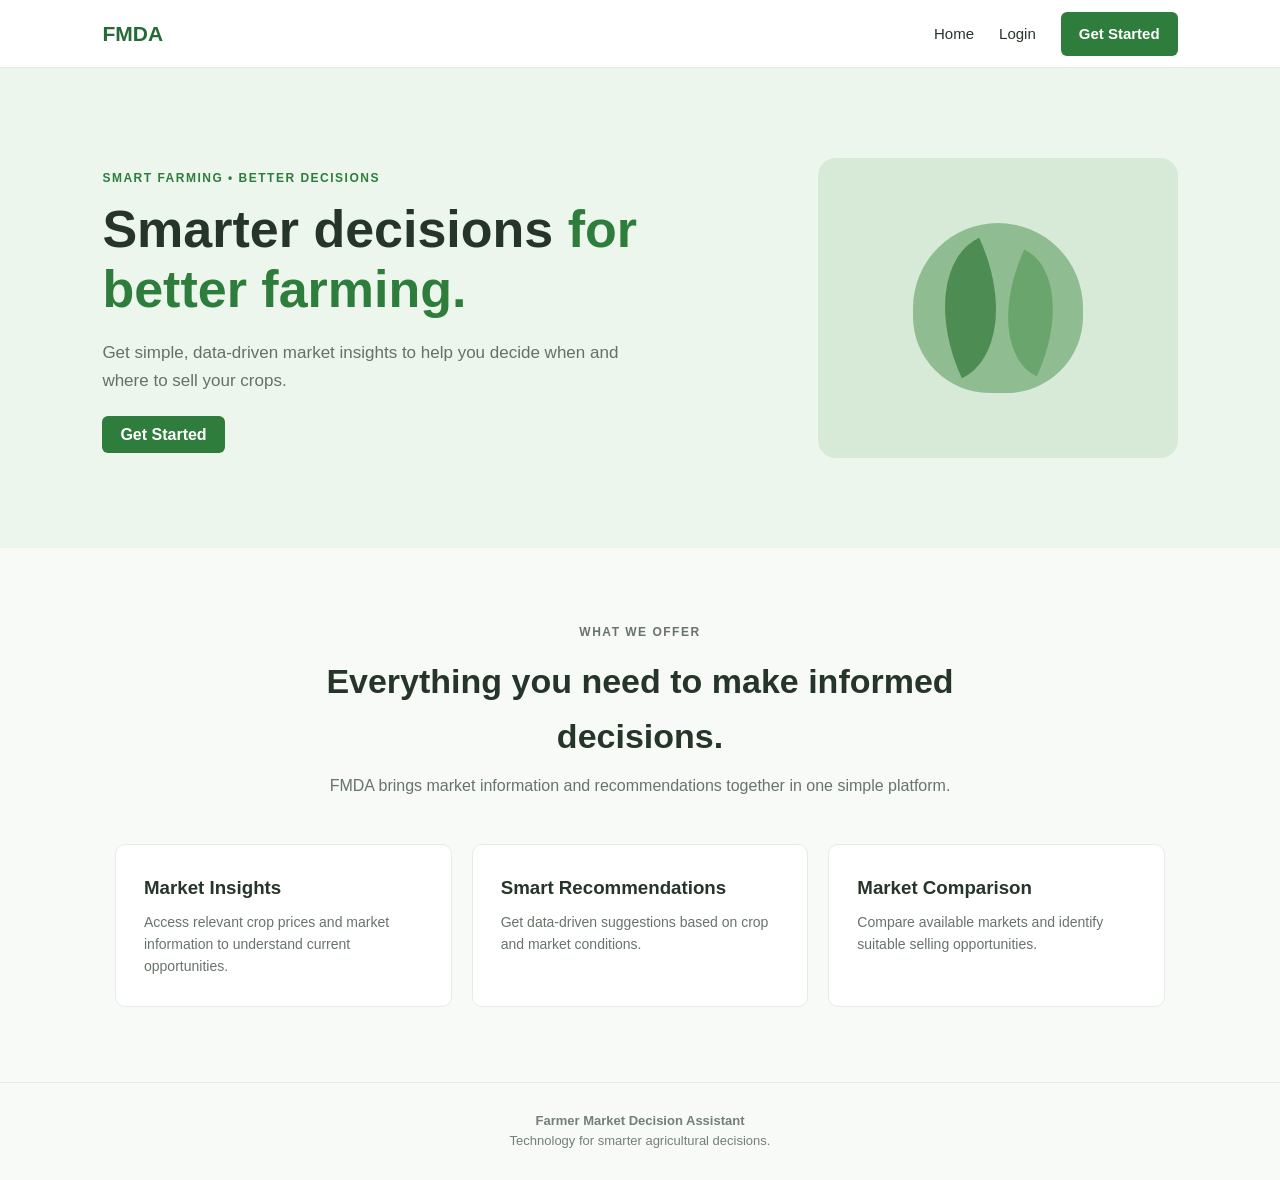
<file: templates/index.html>
<!DOCTYPE html>
<html lang="en">
<head>
    <meta charset="UTF-8">
    <meta name="viewport" content="width=device-width, initial-scale=1.0">
    <title>Farmer Market Decision Assistant</title>

    <link rel="stylesheet" href="../static/css/style.css">
</head>

<body>

    <nav class="navbar">
        <div class="logo">FMDA</div>

        <div class="nav-links">
            <a href="index.html">Home</a>
            <a href="login.html">Login</a>
            <a href="register.html" class="nav-button">Get Started</a>
        </div>
    </nav>


    <section class="hero">

        <div class="hero-content">

            <div class="hero-text">

                <p class="tagline">SMART FARMING • BETTER DECISIONS</p>

                <h1>
                    Smarter decisions
                    <span>for better farming.</span>
                </h1>

                <p class="hero-description">
                    Get simple, data-driven market insights to help
                    you decide when and where to sell your crops.
                </p>

                <a href="register.html" class="primary-button">
                    Get Started
                </a>

            </div>


            <div class="hero-visual">
                <div class="visual-shape"></div>
            </div>

        </div>

    </section>


    <section class="section">

        <div class="section-heading">

            <p class="tagline">WHAT WE OFFER</p>

            <h2>Everything you need to make informed decisions.</h2>

            <p>
                FMDA brings market information and recommendations
                together in one simple platform.
            </p>

        </div>


        <div class="features">

            <div class="feature">
                <h3>Market Insights</h3>

                <p>
                    Access relevant crop prices and market information
                    to understand current opportunities.
                </p>
            </div>


            <div class="feature">
                <h3>Smart Recommendations</h3>

                <p>
                    Get data-driven suggestions based on crop and
                    market conditions.
                </p>
            </div>


            <div class="feature">
                <h3>Market Comparison</h3>

                <p>
                    Compare available markets and identify suitable
                    selling opportunities.
                </p>
            </div>

        </div>

    </section>


    <footer>
        <strong>Farmer Market Decision Assistant</strong>
        <p>Technology for smarter agricultural decisions.</p>
    </footer>

</body>
</html>
</file>
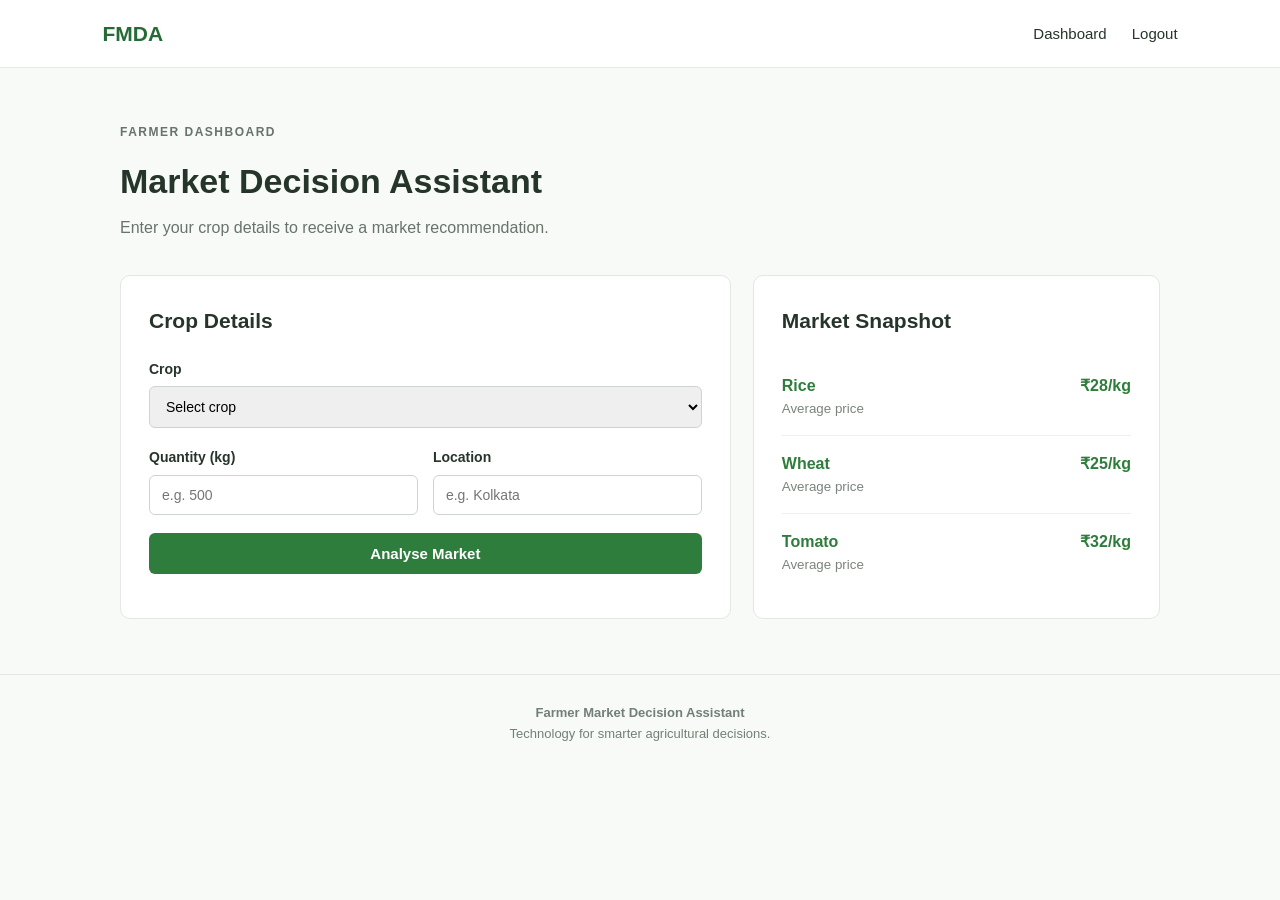
<file: templates/dashboard.html>
<!DOCTYPE html>
<html lang="en">
<head>
    <meta charset="UTF-8">
    <meta name="viewport" content="width=device-width, initial-scale=1.0">
    <title>Dashboard | FMDA</title>

    <link rel="stylesheet" href="../static/css/style.css">
</head>

<body>

    <nav class="navbar">
        <div class="logo">FMDA</div>

        <div class="nav-links">
            <a href="dashboard.html">Dashboard</a>
            <a href="index.html">Logout</a>
        </div>
    </nav>


    <main class="dashboard">

        <div class="page-heading">
            <p class="tagline">FARMER DASHBOARD</p>

            <h1>Market Decision Assistant</h1>

            <p>
                Enter your crop details to receive a market recommendation.
            </p>
        </div>


        <div class="dashboard-grid">

            <!-- Crop Details -->

            <div class="card">

                <h2>Crop Details</h2>

                <form id="cropForm">

                    <div class="input-group">

                        <label for="crop">Crop</label>

                        <select id="crop" required>
                            <option value="">Select crop</option>
                            <option value="rice">Rice</option>
                            <option value="wheat">Wheat</option>
                            <option value="maize">Maize</option>
                            <option value="tomato">Tomato</option>
                            <option value="potato">Potato</option>
                            <option value="onion">Onion</option>
                        </select>

                    </div>


                    <div class="form-row">

                        <div class="input-group">

                            <label for="quantity">
                                Quantity (kg)
                            </label>

                            <input
                                type="number"
                                id="quantity"
                                placeholder="e.g. 500"
                                min="1"
                                required
                            >

                        </div>


                        <div class="input-group">

                            <label for="location">
                                Location
                            </label>

                            <input
                                type="text"
                                id="location"
                                placeholder="e.g. Kolkata"
                                required
                            >

                        </div>

                    </div>


                    <button type="submit" class="form-button">
                        Analyse Market
                    </button>

                </form>

            </div>


            <!-- Market Snapshot -->

            <div class="card">

                <h2>Market Snapshot</h2>

                <div class="market-item">

                    <div>
                        <strong>Rice</strong>
                        <small>Average price</small>
                    </div>

                    <strong>₹28/kg</strong>

                </div>


                <div class="market-item">

                    <div>
                        <strong>Wheat</strong>
                        <small>Average price</small>
                    </div>

                    <strong>₹25/kg</strong>

                </div>


                <div class="market-item">

                    <div>
                        <strong>Tomato</strong>
                        <small>Average price</small>
                    </div>

                    <strong>₹32/kg</strong>

                </div>

            </div>

        </div>

    </main>


    <footer>
        <strong>Farmer Market Decision Assistant</strong>
        <p>Technology for smarter agricultural decisions.</p>
    </footer>


    <script src="../static/js/script.js"></script>

</body>
</html>
</file>
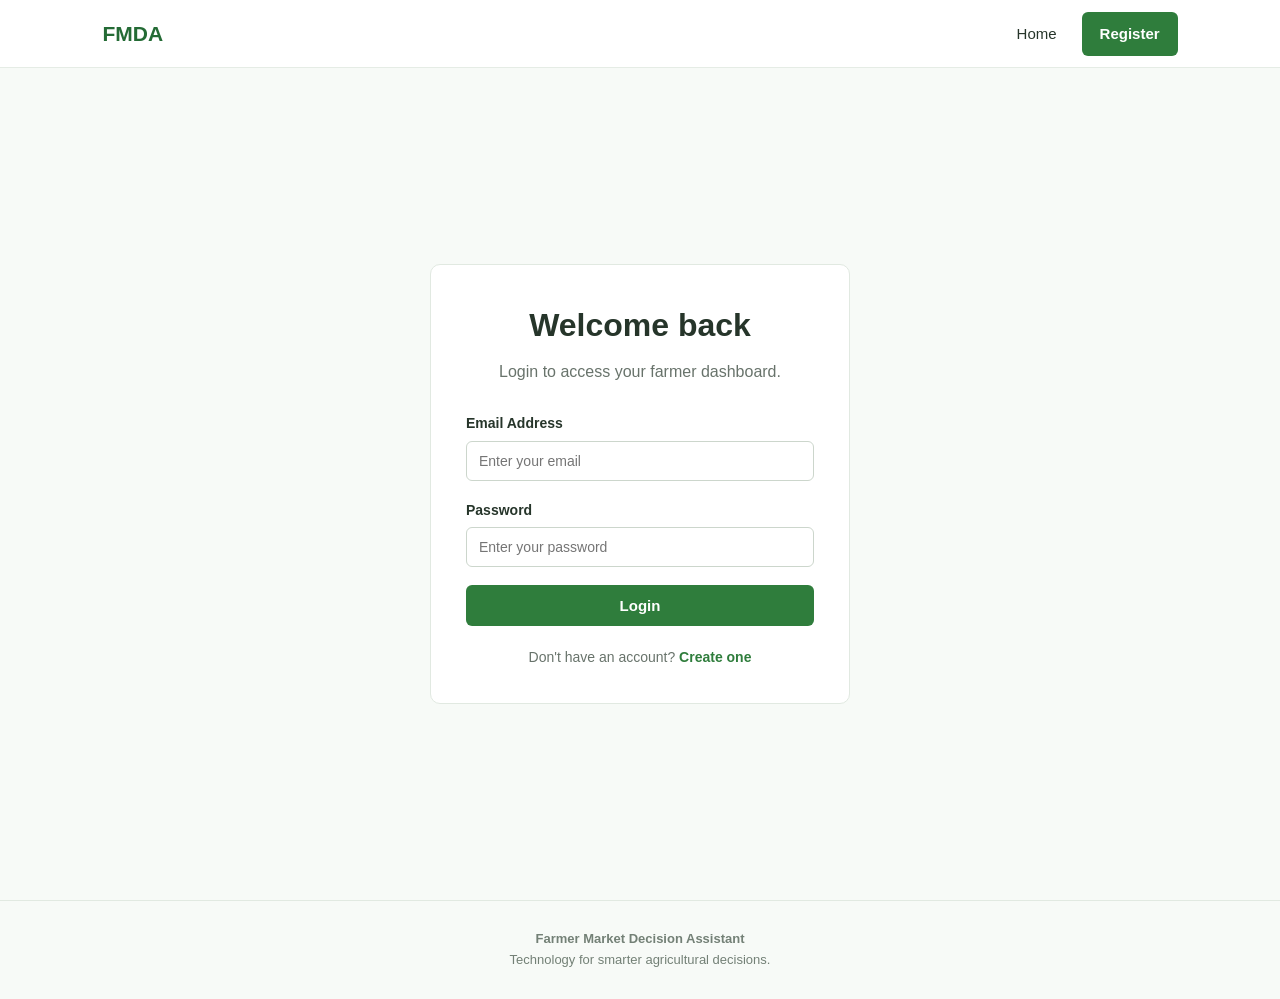
<file: templates/login.html>
<!DOCTYPE html>
<html lang="en">
<head>
    <meta charset="UTF-8">
    <meta name="viewport" content="width=device-width, initial-scale=1.0">
    <title>Login | FMDA</title>

    <link rel="stylesheet" href="../static/css/style.css">
</head>

<body>

    <nav class="navbar">
        <div class="logo">FMDA</div>

        <div class="nav-links">
            <a href="index.html">Home</a>
            <a href="register.html" class="nav-button">Register</a>
        </div>
    </nav>


    <main class="auth-page">

        <div class="auth-card">

            <h1>Welcome back</h1>

            <p class="auth-subtitle">
                Login to access your farmer dashboard.
            </p>


            <form id="loginForm">

                <div class="input-group">
                    <label for="email">Email Address</label>

                    <input
                        type="email"
                        id="email"
                        placeholder="Enter your email"
                        required
                    >
                </div>


                <div class="input-group">
                    <label for="password">Password</label>

                    <input
                        type="password"
                        id="password"
                        placeholder="Enter your password"
                        required
                    >
                </div>


                <button type="submit" class="form-button">
                    Login
                </button>

            </form>


            <p class="auth-footer">
                Don't have an account?
                <a href="register.html">Create one</a>
            </p>

        </div>

    </main>


    <footer>
        <strong>Farmer Market Decision Assistant</strong>
        <p>Technology for smarter agricultural decisions.</p>
    </footer>


    <script src="../static/js/script.js"></script>

</body>
</html>
</file>
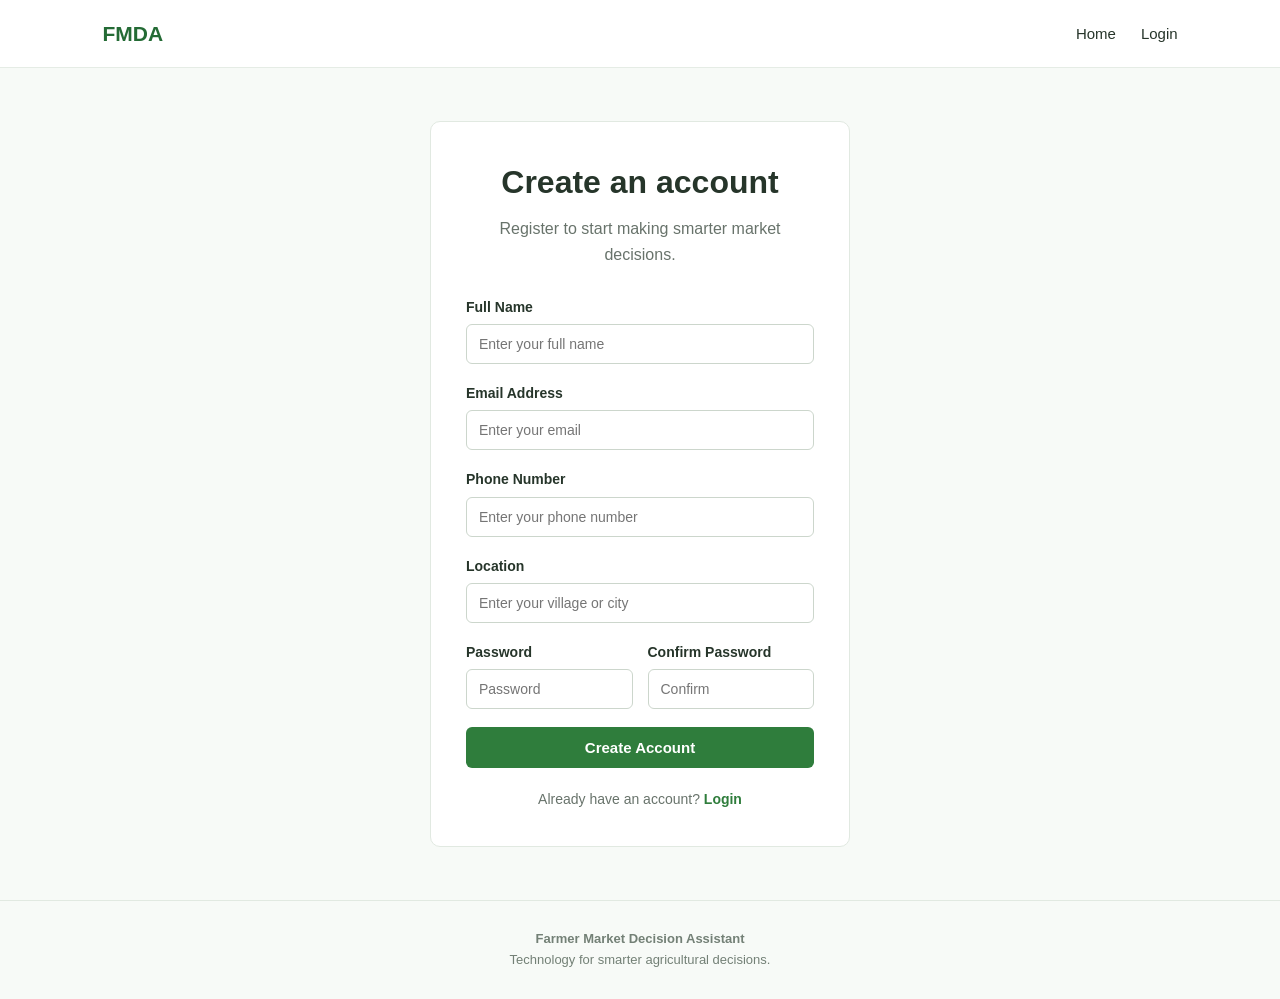
<file: templates/register.html>
<!DOCTYPE html>
<html lang="en">
<head>
    <meta charset="UTF-8">
    <meta name="viewport" content="width=device-width, initial-scale=1.0">
    <title>Register | FMDA</title>

    <link rel="stylesheet" href="../static/css/style.css">
</head>

<body>

    <nav class="navbar">
        <div class="logo">FMDA</div>

        <div class="nav-links">
            <a href="index.html">Home</a>
            <a href="login.html">Login</a>
        </div>
    </nav>


    <main class="auth-page">

        <div class="auth-card">

            <h1>Create an account</h1>

            <p class="auth-subtitle">
                Register to start making smarter market decisions.
            </p>


            <form id="registerForm">

                <div class="input-group">
                    <label for="name">Full Name</label>

                    <input
                        type="text"
                        id="name"
                        placeholder="Enter your full name"
                        required
                    >
                </div>


                <div class="input-group">
                    <label for="email">Email Address</label>

                    <input
                        type="email"
                        id="email"
                        placeholder="Enter your email"
                        required
                    >
                </div>


                <div class="input-group">
                    <label for="phone">Phone Number</label>

                    <input
                        type="tel"
                        id="phone"
                        placeholder="Enter your phone number"
                        required
                    >
                </div>


                <div class="input-group">
                    <label for="location">Location</label>

                    <input
                        type="text"
                        id="location"
                        placeholder="Enter your village or city"
                        required
                    >
                </div>


                <div class="form-row">

                    <div class="input-group">
                        <label for="password">Password</label>

                        <input
                            type="password"
                            id="password"
                            placeholder="Password"
                            required
                        >
                    </div>


                    <div class="input-group">
                        <label for="confirmPassword">Confirm Password</label>

                        <input
                            type="password"
                            id="confirmPassword"
                            placeholder="Confirm"
                            required
                        >
                    </div>

                </div>


                <button type="submit" class="form-button">
                    Create Account
                </button>

            </form>


            <p class="auth-footer">
                Already have an account?
                <a href="login.html">Login</a>
            </p>

        </div>

    </main>


    <footer>
        <strong>Farmer Market Decision Assistant</strong>
        <p>Technology for smarter agricultural decisions.</p>
    </footer>


    <script src="../static/js/script.js"></script>

</body>
</html>
</file>
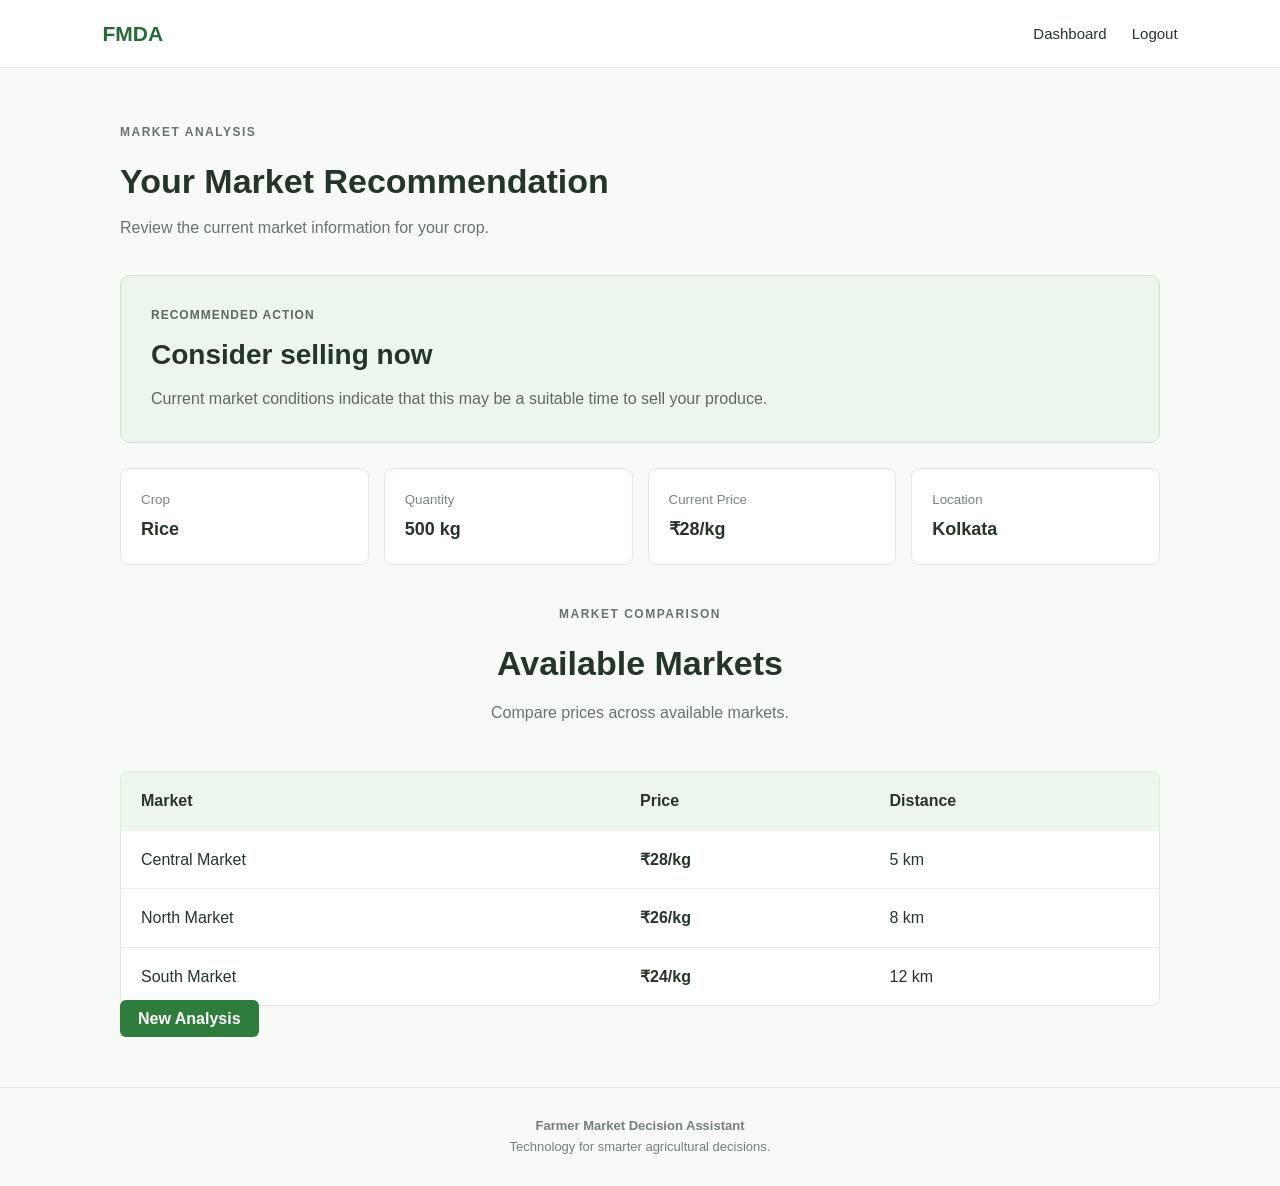
<file: templates/results.html>
<!DOCTYPE html>
<html lang="en">
<head>
    <meta charset="UTF-8">
    <meta name="viewport" content="width=device-width, initial-scale=1.0">
    <title>Recommendation | FMDA</title>

    <link rel="stylesheet" href="../static/css/style.css">
</head>

<body>

    <nav class="navbar">
        <div class="logo">FMDA</div>

        <div class="nav-links">
            <a href="dashboard.html">Dashboard</a>
            <a href="index.html">Logout</a>
        </div>
    </nav>


    <main class="results-page">

        <div class="page-heading">
            <p class="tagline">MARKET ANALYSIS</p>

            <h1>Your Market Recommendation</h1>

            <p>
                Review the current market information for your crop.
            </p>
        </div>


        <!-- Recommendation -->

        <div class="recommendation">

            <p class="recommendation-label">
                RECOMMENDED ACTION
            </p>

            <h2>Consider selling now</h2>

            <p>
                Current market conditions indicate that this may
                be a suitable time to sell your produce.
            </p>

        </div>


        <!-- Crop Information -->

        <div class="result-grid">

            <div class="result-stat">
                <small>Crop</small>
                <strong>Rice</strong>
            </div>

            <div class="result-stat">
                <small>Quantity</small>
                <strong>500 kg</strong>
            </div>

            <div class="result-stat">
                <small>Current Price</small>
                <strong>₹28/kg</strong>
            </div>

            <div class="result-stat">
                <small>Location</small>
                <strong>Kolkata</strong>
            </div>

        </div>


        <!-- Market Comparison -->

        <div class="section-heading">
            <p class="tagline">MARKET COMPARISON</p>

            <h2>Available Markets</h2>

            <p>
                Compare prices across available markets.
            </p>
        </div>


        <div class="table">

            <div class="table-row table-header">
                <span>Market</span>
                <span>Price</span>
                <span>Distance</span>
            </div>


            <div class="table-row">
                <span>Central Market</span>
                <strong>₹28/kg</strong>
                <span>5 km</span>
            </div>


            <div class="table-row">
                <span>North Market</span>
                <strong>₹26/kg</strong>
                <span>8 km</span>
            </div>


            <div class="table-row">
                <span>South Market</span>
                <strong>₹24/kg</strong>
                <span>12 km</span>
            </div>

        </div>


        <div class="result-actions">

            <a href="dashboard.html" class="primary-button">
                New Analysis
            </a>

        </div>

    </main>


    <footer>
        <strong>Farmer Market Decision Assistant</strong>
        <p>Technology for smarter agricultural decisions.</p>
    </footer>

</body>
</html>
</file>
<file: static/css/style.css>
* {
    margin: 0;
    padding: 0;
    box-sizing: border-box;
}

body {
    font-family: Arial, sans-serif;
    background: #f7faf7;
    color: #26352a;
    line-height: 1.6;
}

a {
    text-decoration: none;
    color: inherit;
}

.navbar {
    height: 68px;
    padding: 0 8%;
    background: #ffffff;

    display: flex;
    align-items: center;
    justify-content: space-between;

    border-bottom: 1px solid #e5ece5;
}

.logo {
    font-size: 21px;
    font-weight: 700;
    color: #246b35;
}

.nav-links {
    display: flex;
    align-items: center;
    gap: 25px;
    font-size: 15px;
}

.nav-links a:hover {
    color: #246b35;
}

.nav-button,
.primary-button {
    background: #2f7d3c;
    color: white;
    padding: 10px 18px;
    border-radius: 6px;
    font-weight: 600;
}

.nav-button:hover,
.primary-button:hover {
    background: #24652f;
}

.hero {
    padding: 90px 8%;
    background: #edf6ed;
}

.hero-content {
    max-width: 1100px;
    margin: auto;

    display: flex;
    align-items: center;
    justify-content: space-between;
    gap: 60px;
}

.hero-text {
    max-width: 560px;
}

.tagline {
    color: #2f7d3c;
    font-size: 12px;
    font-weight: 700;
    letter-spacing: 1.5px;
    margin-bottom: 12px;
}

.hero h1 {
    font-size: 52px;
    line-height: 1.15;
    margin-bottom: 20px;
}

.hero h1 span {
    color: #2f7d3c;
}

.hero-description {
    color: #657066;
    font-size: 17px;
    margin-bottom: 28px;
}

.hero-visual {
    width: 360px;
    height: 300px;
    background: #d7ead7;
    border-radius: 18px;

    display: flex;
    align-items: center;
    justify-content: center;
}

.visual-shape {
    width: 170px;
    height: 170px;
    background: #8fbd91;
    border-radius: 50% 50% 45% 45%;
    position: relative;
}

.visual-shape::before {
    content: "";
    position: absolute;
    width: 75px;
    height: 120px;
    background: #4d8d54;
    border-radius: 100% 0;
    transform: rotate(-25deg);
    left: 20px;
    top: 25px;
}

.visual-shape::after {
    content: "";
    position: absolute;
    width: 65px;
    height: 110px;
    background: #6ba56e;
    border-radius: 0 100%;
    transform: rotate(25deg);
    right: 20px;
    top: 35px;
}

.section {
    padding: 75px 8%;
}

.section-heading {
    max-width: 650px;
    margin: 0 auto 45px;
    text-align: center;
}

.section-heading h2 {
    font-size: 34px;
    margin-bottom: 10px;
}

.section-heading p {
    color: #68736b;
}

.features {
    max-width: 1050px;
    margin: auto;

    display: grid;
    grid-template-columns: repeat(3, 1fr);
    gap: 20px;
}

.feature {
    background: white;
    padding: 28px;
    border: 1px solid #e5ece5;
    border-radius: 10px;
}

.feature h3 {
    margin-bottom: 8px;
}

.feature p {
    color: #68736b;
    font-size: 14px;
}

.auth-page {
    min-height: calc(100vh - 68px);

    display: flex;
    align-items: center;
    justify-content: center;

    padding: 50px 20px;
}

.auth-card {
    width: 100%;
    max-width: 420px;

    background: white;
    padding: 35px;

    border: 1px solid #e1e9e1;
    border-radius: 10px;
}

.auth-card h1 {
    text-align: center;
    margin-bottom: 8px;
}

.auth-subtitle {
    text-align: center;
    color: #68736b;
    margin-bottom: 28px;
}

.input-group {
    margin-bottom: 18px;
}

.input-group label {
    display: block;
    font-size: 14px;
    font-weight: 600;
    margin-bottom: 6px;
}

.input-group input,
.input-group select {
    width: 100%;
    padding: 11px 12px;

    border: 1px solid #ccd6cc;
    border-radius: 6px;

    font-size: 14px;
    outline: none;
}

.input-group input:focus,
.input-group select:focus {
    border-color: #2f7d3c;
}

.form-button {
    width: 100%;
    border: none;
    cursor: pointer;

    background: #2f7d3c;
    color: white;

    padding: 12px;
    border-radius: 6px;

    font-size: 15px;
    font-weight: 600;
}

.auth-footer {
    text-align: center;
    margin-top: 20px;
    font-size: 14px;
    color: #68736b;
}

.auth-footer a {
    color: #2f7d3c;
    font-weight: 600;
}

.dashboard,
.results-page {
    max-width: 1100px;
    margin: auto;
    padding: 55px 30px;
}

.page-heading {
    margin-bottom: 35px;
}

.page-heading h1 {
    font-size: 34px;
    margin-bottom: 6px;
}

.page-heading p {
    color: #68736b;
}

.dashboard-grid {
    display: grid;
    grid-template-columns: 1.2fr 0.8fr;
    gap: 22px;
}

.card {
    background: white;
    border: 1px solid #e1e9e1;
    border-radius: 10px;
    padding: 28px;
}

.card h2 {
    font-size: 21px;
    margin-bottom: 20px;
}

.form-row {
    display: grid;
    grid-template-columns: 1fr 1fr;
    gap: 15px;
}

.market-item {
    display: flex;
    justify-content: space-between;
    padding: 15px 0;
    border-bottom: 1px solid #edf0ed;
}

.market-item:last-child {
    border-bottom: none;
}

.market-item small {
    display: block;
    color: #7a847c;
}

.market-item strong {
    color: #2f7d3c;
}

.recommendation {
    background: #edf6ed;
    border: 1px solid #cfe2cf;
    border-radius: 10px;
    padding: 30px;
    margin-bottom: 25px;
}

.recommendation-label {
    color: #2f7d3c;
    font-size: 12px;
    font-weight: 700;
    letter-spacing: 1px;
}

.recommendation h2 {
    margin: 8px 0;
    font-size: 28px;
}

.recommendation p {
    color: #5e695f;
}

.result-grid {
    display: grid;
    grid-template-columns: repeat(4, 1fr);
    gap: 15px;
    margin-bottom: 40px;
}

.result-stat {
    background: white;
    border: 1px solid #e1e9e1;
    border-radius: 8px;
    padding: 20px;
}

.result-stat small {
    display: block;
    color: #7a847c;
    margin-bottom: 5px;
}

.result-stat strong {
    font-size: 18px;
}

.table {
    background: white;
    border: 1px solid #e1e9e1;
    border-radius: 8px;
    overflow: hidden;
}

.table-row {
    display: grid;
    grid-template-columns: 2fr 1fr 1fr;
    padding: 16px 20px;
    border-bottom: 1px solid #edf0ed;
}

.table-row:last-child {
    border-bottom: none;
}

.table-header {
    background: #edf6ed;
    font-weight: 600;
}

footer {
    text-align: center;
    padding: 28px;
    color: #738076;
    font-size: 13px;
    border-top: 1px solid #e1e9e1;
}

@media (max-width: 800px) {

    .nav-links {
        gap: 12px;
    }

    .hero-content {
        flex-direction: column;
        text-align: center;
    }

    .hero h1 {
        font-size: 40px;
    }

    .features,
    .dashboard-grid,
    .result-grid {
        grid-template-columns: 1fr;
    }

    .form-row {
        grid-template-columns: 1fr;
    }

    .hero-visual {
        width: 280px;
        height: 240px;
    }
    .dashboard .form-button {
    margin-top: 5px;
}

.dashboard .market-item {
    align-items: center;
}

.dashboard .market-item > strong {
    font-size: 16px;
}
.result-actions {
    text-align: center;
    margin-top: 30px;
}
}
</file>
